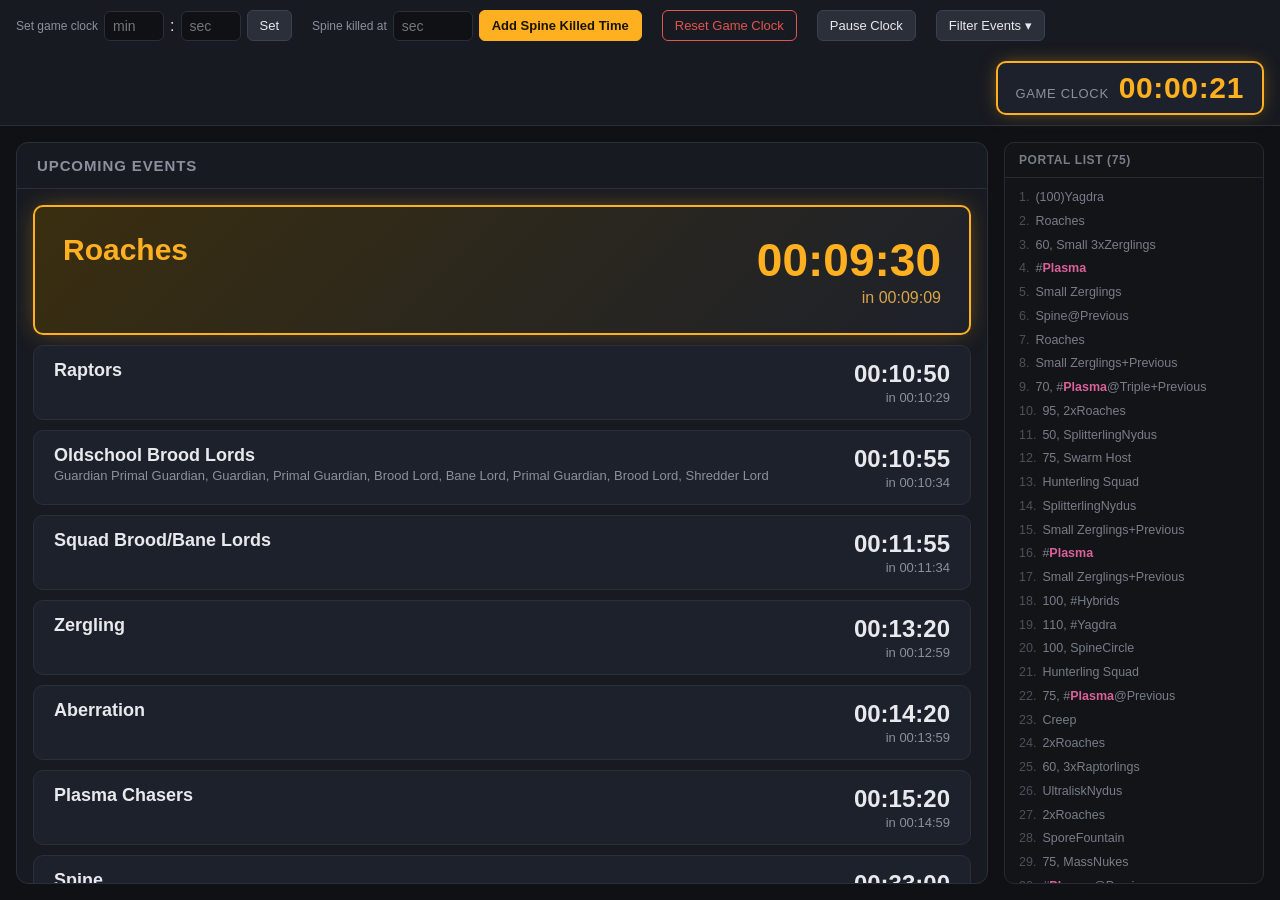
<file: index.html>
<!doctype html>
<html lang="en">
<head>
<meta charset="UTF-8">
<meta name="author" content="wreckingball">
<meta name="version" content="1.0.0">
<title>CP2 Events</title>
<style>
  :root {
    color-scheme: dark;
    --bg: #0f1115;
    --panel: #171a21;
    --panel-border: #2a2f3a;
    --text: #e8e9ed;
    --text-dim: #8b909c;
    --accent: #ffb020;
    --accent-dim: #7a5a17;
    --danger: #e0554f;
  }
  * { box-sizing: border-box; }
  html, body {
    margin: 0;
    padding: 0;
    background: var(--bg);
    color: var(--text);
    font-family: -apple-system, BlinkMacSystemFont, "Segoe UI", Roboto, Arial, sans-serif;
    height: 100%;
  }
  body {
    display: flex;
    flex-direction: column;
    height: 100vh;
    overflow: hidden;
  }

  /* ~~~~~ Controls bar ~~~~~ */
  #controls {
    flex: 0 0 auto;
    display: flex;
    flex-wrap: wrap;
    align-items: center;
    gap: 20px;
    padding: 10px 16px;
    background: var(--panel);
    border-bottom: 1px solid var(--panel-border);
  }
  #controls .group {
    display: flex;
    align-items: center;
    gap: 6px;
  }
  #controls label {
    font-size: 12px;
    color: var(--text-dim);
  }
  #controls input[type="number"] {
    width: 80px;
    background: #0f1115;
    border: 1px solid var(--panel-border);
    color: var(--text);
    border-radius: 6px;
    padding: 6px 8px;
    font-size: 14px;
  }
  button {
    background: #2a2f3a;
    color: var(--text);
    border: 1px solid #3a4150;
    border-radius: 6px;
    padding: 7px 12px;
    font-size: 13px;
    cursor: pointer;
  }
  button:hover { background: #343b48; }
  button.primary {
    background: var(--accent);
    color: #1a1300;
    border-color: var(--accent);
    font-weight: 600;
  }
  button.primary:hover { background: #ffc04d; }
  button.danger {
    background: transparent;
    color: var(--danger);
    border-color: var(--danger);
  }
  /* ~~~~~ Filter dropdown ~~~~~ */
  #filterWrap {
    position: relative;
  }
  #filterMenu {
    display: none;
    flex-direction: column;
    gap: 2px;
    position: absolute;
    top: calc(100% + 6px);
    left: 0;
    min-width: 220px;
    max-height: 320px;
    overflow-y: auto;
    background: #1d212b;
    border: 1px solid var(--panel-border);
    border-radius: 8px;
    padding: 8px;
    box-shadow: 0 12px 28px -6px rgba(0,0,0,.5);
    z-index: 30;
  }
  #filterMenu.open { display: flex; }
  #filterMenu .filter-actions {
    display: flex;
    gap: 6px;
    padding-bottom: 6px;
    margin-bottom: 4px;
    border-bottom: 1px solid var(--panel-border);
  }
  #filterMenu .filter-actions button {
    flex: 1 1 auto;
    padding: 4px 6px;
    font-size: 11px;
  }
  #filterMenu label {
    display: flex;
    align-items: center;
    gap: 8px;
    font-size: 13px;
    color: var(--text);
    padding: 4px 6px;
    border-radius: 5px;
    cursor: pointer;
  }
  #filterMenu label:hover { background: #262b36; }

  #gameClock {
    margin-left: auto;
    display: flex;
    align-items: baseline;
    gap: 10px;
    font-variant-numeric: tabular-nums;
    font-size: 13px;
    letter-spacing: 0.05em;
    text-transform: uppercase;
    color: var(--text-dim);
    background: #1d212b;
    border: 2px solid var(--accent);
    border-radius: 10px;
    padding: 8px 18px;
    box-shadow: 0 0 18px -4px rgba(255, 176, 32, 0.5);
  }
  #gameClock b {
    color: var(--accent);
    font-size: 30px;
    font-weight: 700;
  }

  /* ~~~~~ Main Layout ~~~~~ */
  #main {
    flex: 1 1 auto;
    display: flex;
    min-height: 0;
    padding: 16px;
    gap: 16px;
  }

  /* ~~~~~ Events List ~~~~~ */
  #eventPanel {
    flex: 1 1 auto;
    display: flex;
    flex-direction: column;
    min-width: 0;
    background: var(--panel);
    border: 1px solid var(--panel-border);
    border-radius: 12px;
    overflow: hidden;
  }
  #eventPanel h2 {
    margin: 0;
    padding: 14px 20px;
    font-size: 15px;
    letter-spacing: 0.06em;
    text-transform: uppercase;
    color: var(--text-dim);
    border-bottom: 1px solid var(--panel-border);
    flex: 0 0 auto;
  }
  #eventList {
    flex: 1 1 auto;
    overflow-y: auto;
    padding: 16px;
    display: flex;
    flex-direction: column;
    gap: 10px;
  }
  .event-row {
    display: flex;
    align-items: flex-start;
    justify-content: space-between;
    padding: 14px 20px;
    border-radius: 10px;
    background: #1d212b;
    border: 1px solid var(--panel-border);
  }
  .event-row .left {
    min-width: 0;
  }
  .event-row .name {
    font-size: 18px;
    font-weight: 600;
  }
  .event-row .id {
    display: block;
    font-size: 11px;
    color: var(--text-dim);
    font-weight: 400;
    margin-top: 2px;
  }
  .event-row .desc {
    font-size: 13px;
    font-weight: 400;
    color: var(--text-dim);
    margin-top: 2px;
  }
  .event-row .timer {
    text-align: right;
    font-variant-numeric: tabular-nums;
  }
  .event-row .timer .gametime {
    display: block;
    font-size: 24px;
    font-weight: 700;
    color: var(--text);
  }
  .event-row .timer .countdown {
    display: block;
    font-size: 13px;
    font-weight: 400;
    color: var(--text-dim);
    margin-top: 2px;
  }

  /* ~~~~~ Next Event ~~~~~ */
  .event-row.next {
    background: linear-gradient(135deg, #3a2e0f, #1d212b);
    border: 2px solid var(--accent);
    padding: 26px 28px;
    box-shadow: 0 0 24px -4px rgba(255, 176, 32, 0.4);
  }
  .event-row.next .name {
    font-size: 30px;
    color: var(--accent);
  }
  .event-row.next .timer .gametime {
    font-size: 46px;
    color: var(--accent);
  }
  .event-row.next .timer .countdown {
    font-size: 16px;
    color: #d9a54a;
  }

  /* ~~~~~ Portal List ~~~~~ */
  #portalPanel {
    flex: 0 0 260px;
    display: flex;
    flex-direction: column;
    min-width: 0;
    background: #131519;
    border: 1px solid var(--panel-border);
    border-radius: 10px;
    overflow: hidden;
    opacity: 0.85;
  }
  #portalPanel h3 {
    margin: 0;
    padding: 10px 14px;
    font-size: 12px;
    letter-spacing: 0.05em;
    text-transform: uppercase;
    color: var(--text-dim);
    border-bottom: 1px solid var(--panel-border);
    flex: 0 0 auto;
  }
  #staticList {
    flex: 1 1 auto;
    overflow-y: auto;
    padding: 8px 14px;
    font-size: 12.5px;
    color: var(--text-dim);
    line-height: 1.9;
  }
  #staticList div { white-space: nowrap; overflow: hidden; text-overflow: ellipsis; }
  #staticList .idx { color: #565c68; margin-right: 6px; }
  .plasma-highlight { color: #ff6fb3; font-weight: 700; }

  ::-webkit-scrollbar { width: 10px; }
  ::-webkit-scrollbar-track { background: transparent; }
  ::-webkit-scrollbar-thumb { background: #333a47; border-radius: 6px; }
</style>
</head>
<body>

<div id="controls">
  <div class="group">
    <label>Set game clock</label>
    <input type="number" id="ffMin" placeholder="min" style="width:60px;">
    <span>:</span>
    <input type="number" id="ffSec" placeholder="sec" style="width:60px;">
    <button id="ffBtn">Set</button>
  </div>

  <div class="group">
    <label>Spine killed at</label>
    <input type="number" id="ultraInput" placeholder="sec">
    <button id="ultraBtn" class="primary">Add Spine Killed Time</button>
  </div>

  <button id="resetBtn" class="danger">Reset Game Clock</button>
  <button id="pauseBtn">Pause Clock</button>

  <div id="filterWrap">
    <button id="filterBtn">Filter Events &#9662;</button>
    <div id="filterMenu">
      <div class="filter-actions">
        <button id="filterAllBtn">All</button>
        <button id="filterNoneBtn">None</button>
      </div>
    </div>
  </div>

  <div id="gameClock">Game clock <b id="gameClockVal">00:00:00</b></div>
</div>

<div id="main">
  <div id="eventPanel">
    <h2>Upcoming Events</h2>
    <div id="eventList"></div>
  </div>

  <div id="portalPanel">
    <h3>Portal List (75)</h3>
    <div id="staticList"></div>
  </div>
</div>

<script>
  // 1 in-game second equivalent to .70 real seconds
  const GAME_SEC_PER_REAL_SEC = 1 / 0.70;

  // game clock starts at 20 seconds as the game starts at that time. Delay is fix event time fire
  const PERIODIC_EVENTS = [
    { id: "PeriodicSquadRaptors",              name: "Raptors",              period: 630,  delay: 20,   desc: ""},
    { id: "S1PeriodicPlasmaChaserssoftenrage", name: "Plasma Chasers",       period: 900,  delay: 20,   desc: ""},
    { id: "DropSpinePeriodicd",                name: "Spine",                period: 1980, delay: 0,    desc: ""},
    { id: "DropZerglingsPeriodic",             name: "Zergling",             period: 780,  delay: 20,   desc: ""},
    { id: "DropAberrationPeriodic",            name: "Aberration",           period: 840,  delay: 20,   desc: ""},
    { id: "DropRoachesPeriodic",               name: "Roaches",              period: 550,  delay: 20,   desc: ""},
    { id: "PeriodicSquadHiveGuardians",        name: "Hive Guardians",       period: 2900, delay: 20,   desc: ""},
    { id: "PeriodicSquadBroodLords",           name: "Squad Brood/Bane Lords",          period: 695,  delay: 20,   desc: ""},
    { id: "OldschoolPeriodicBroodlords",       name: "Oldschool Brood Lords",period: 635,  delay: 20,   desc: "Guardian Primal Guardian, Guardian, Primal Guardian, Brood Lord, Bane Lord, Primal Guardian, Brood Lord, Shredder Lord"},
    ];

  const ULTRA_ID = "DropUltraPeriodic";
  const ULTRA_PERIOD = 840;

  const INITIAL_GAME_CLOCK = 20;

  // Portal List
  const PORTAL_EVENTS = [
    { id: 1,  name: "(100)Yagdra" },
    { id: 2,  name: "Roaches" },
    { id: 3,  name: "60, Small 3xZerglings" },
    { id: 4,  name: "#Plasma" },
    { id: 5,  name: "Small Zerglings" },
    { id: 6,  name: "Spine@Previous" },
    { id: 7,  name: "Roaches" },
    { id: 8,  name: "Small Zerglings+Previous" },
    { id: 9,  name: "70, #Plasma@Triple+Previous" },
    { id: 10, name: "95, 2xRoaches" },
    { id: 11, name: "50, SplitterlingNydus" },
    { id: 12, name: "75, Swarm Host" },
    { id: 13, name: "Hunterling Squad" },
    { id: 14, name: "SplitterlingNydus" },
    { id: 15, name: "Small Zerglings+Previous" },
    { id: 16, name: "#Plasma" },
    { id: 17, name: "Small Zerglings+Previous" },
    { id: 18, name: "100, #Hybrids" },
    { id: 19, name: "110, #Yagdra" },
    { id: 20, name: "100, SpineCircle" },
    { id: 21, name: "Hunterling Squad" },
    { id: 22, name: "75, #Plasma@Previous" },
    { id: 23, name: "Creep" },
    { id: 24, name: "2xRoaches" },
    { id: 25, name: "60, 3xRaptorlings" },
    { id: 26, name: "UltraliskNydus" },
    { id: 27, name: "2xRoaches" },
    { id: 28, name: "SporeFountain" },
    { id: 29, name: "75, MassNukes" },
    { id: 30, name: "#Plasma@Previous" },
    { id: 31, name: "Swarm Host" },
    { id: 32, name: "Hunterling Squad" },
    { id: 33, name: "SpawningPool" },
    { id: 34, name: "3xRaptorlings" },
    { id: 35, name: "100, #Hybrids" },
    { id: 36, name: "SporeFountain" },
    { id: 37, name: "#Plasma" },
    { id: 38, name: "SplitterlingNydus" },
    { id: 39, name: "75, #Plasma@Previous" },
    { id: 40, name: "90, Yagdra" },
    { id: 41, name: "2xRoaches" },
    { id: 42, name: "50, Brimstone" },
    { id: 43, name: "120, MassNukes" },
    { id: 44, name: "UltraliskNydus" },
    { id: 45, name: "#Hybrids" },
    { id: 46, name: "SpineCircle" },
    { id: 47, name: "SporeFountain" },
    { id: 48, name: "3xRaptorlings" },
    { id: 49, name: "UltraliskNydus" },
    { id: 50, name: "Swarm Host" },
    { id: 51, name: "200, SpineCircle" },
    { id: 52, name: "3xRaptorlings" },
    { id: 53, name: "UltraliskNydus" },
    { id: 54, name: "Yagdra" },
    { id: 55, name: "200, SpineCircle" },
    { id: 56, name: "#Hybrids" },
    { id: 57, name: "Swarm Host" },
    { id: 58, name: "SpawningPool" },
    { id: 59, name: "#Plasma@Previous" },
    { id: 60, name: "200, SpineCircle" },
    { id: 61, name: "3xRaptorlings" },
    { id: 62, name: "#Plasma@Previous" },
    { id: 63, name: "SpawningPool" },
    { id: 64, name: "#Hybrids" },
    { id: 65, name: "#Plasma@Previous" },
    { id: 66, name: "SporeFountain" },
    { id: 67, name: "#Plasma@Previous" },
    { id: 68, name: "Swarm Host" },
    { id: 69, name: "SplitterlingNydus" },
    { id: 70, name: "[P200], SpineCircle" },
    { id: 71, name: "[P120], MassNukes" },
    { id: 72, name: "#Hybrids" },
    { id: 73, name: "UltraliskNydus" },
    { id: 74, name: "Yagdra" },
    { id: 75, name: "[P200], SpineCircle" },
  ];

  let gameStartReal = Date.now();
  let manualOffset = INITIAL_GAME_CLOCK;
  let ultra = null;
  let isPaused = false;
  let pausedElapsed = 0;

  const HIDDEN_IDS_KEY = "cp2timer_hiddenEventIds";
  let hiddenIds = new Set(JSON.parse(localStorage.getItem(HIDDEN_IDS_KEY) || "[]"));

  function saveHiddenIds() {
    localStorage.setItem(HIDDEN_IDS_KEY, JSON.stringify([...hiddenIds]));
  }

  function getGameElapsed() {
    if (isPaused) return pausedElapsed;
    const realElapsedSec = (Date.now() - gameStartReal) / 1000;
    return realElapsedSec * GAME_SEC_PER_REAL_SEC + manualOffset;
  }

  function nextOccurrence(delay, period, elapsed) {
    let n = Math.floor((elapsed - delay) / period) + 1;
    if (n < 1) n = 1;
    return delay + n * period;
  }

  function fmtHMS(totalSeconds) {
    const s = Math.max(0, Math.round(totalSeconds));
    const h = Math.floor(s / 3600);
    const m = Math.floor((s % 3600) / 60);
    const sec = s % 60;
    const pad = (n) => String(n).padStart(2, "0");
    return `${pad(h)}:${pad(m)}:${pad(sec)}`;
  }

  function render() {
    const elapsed = getGameElapsed();

    document.getElementById("gameClockVal").textContent = fmtHMS(elapsed);

    const rows = PERIODIC_EVENTS.map(ev => {
      const nextGameTime = nextOccurrence(ev.delay, ev.period, elapsed);
      const gameSecRemaining = nextGameTime - elapsed;
      return { id: ev.id, name: ev.name, desc: ev.desc, nextGameTime, gameSecRemaining, ultra: false };
    });

    if (ultra) {
      const nextGameTime = nextOccurrence(ultra.delay, ULTRA_PERIOD, elapsed);
      const gameSecRemaining = nextGameTime - elapsed;
      rows.push({ id: ULTRA_ID, name: "Ultra", desc: "", nextGameTime, gameSecRemaining, ultra: true });
    }

    const visibleRows = rows.filter(r => !hiddenIds.has(r.id));
    visibleRows.sort((a, b) => a.gameSecRemaining - b.gameSecRemaining);

    const listEl = document.getElementById("eventList");
    listEl.innerHTML = visibleRows.map((r, i) => `
      <div class="event-row ${i === 0 ? "next" : ""} ${r.ultra ? "ultra" : ""}">
        <div class="left">
          <div class="name">${r.name}</div>
          <div class="desc">${r.desc}</div>
        </div>
        <div class="timer">
          <span class="gametime">${fmtHMS(r.nextGameTime)}</span>
          <span class="countdown">in ${fmtHMS(r.gameSecRemaining)}</span>
        </div>
      </div>
    `).join("");
  }

  function escapeHtml(str) {
    return str.replace(/[&<>"']/g, ch => ({
      "&": "&amp;", "<": "&lt;", ">": "&gt;", '"': "&quot;", "'": "&#39;"
    }[ch]));
  }

  function highlightPlasma(str) {
    return str.replace(/plasma/gi, match => `<span class="plasma-highlight">${match}</span>`);
  }

  function renderStatic() {
    const el = document.getElementById("staticList");
    if (PORTAL_EVENTS.length === 0) {
      el.innerHTML = `<div style="opacity:.6">(no data loaded yet)</div>`;
      return;
    }
    el.innerHTML = PORTAL_EVENTS.map(e =>
      `<div><span class="idx">${e.id}.</span>${highlightPlasma(escapeHtml(e.name))}</div>`
    ).join("");
  }

  document.getElementById("ffBtn").addEventListener("click", () => {
    const minInput = document.getElementById("ffMin");
    const secInput = document.getElementById("ffSec");
    const min = parseFloat(minInput.value) || 0;
    const sec = parseFloat(secInput.value) || 0;
    const val = min * 60 + sec;
    if (val >= 0) {
      if (isPaused) {
        pausedElapsed = val;
      } else {
        const currentElapsed = getGameElapsed();
        manualOffset += val - currentElapsed;
      }
      minInput.value = "";
      secInput.value = "";
      render();
    }
  });

  document.getElementById("pauseBtn").addEventListener("click", () => {
    const btn = document.getElementById("pauseBtn");
    if (isPaused) {
      gameStartReal = Date.now();
      manualOffset = pausedElapsed;
      isPaused = false;
      btn.textContent = "Pause Clock";
    } else {
      pausedElapsed = getGameElapsed();
      isPaused = true;
      btn.textContent = "Resume Clock";
    }
    render();
  });

  document.getElementById("ultraBtn").addEventListener("click", () => {
    const input = document.getElementById("ultraInput");
    const val = parseFloat(input.value);
    if (!isNaN(val) && val >= 0) {
      ultra = { delay: val };
      render();
    }
  });

  function onEnterClick(inputId, buttonId) {
    document.getElementById(inputId).addEventListener("keydown", (e) => {
      if (e.key === "Enter") document.getElementById(buttonId).click();
    });
  }
  onEnterClick("ffMin", "ffBtn");
  onEnterClick("ffSec", "ffBtn");
  onEnterClick("ultraInput", "ultraBtn");

  document.getElementById("resetBtn").addEventListener("click", () => {
    if (!confirm("Sure to reset game clock?")) return;
    gameStartReal = Date.now();
    manualOffset = INITIAL_GAME_CLOCK;
    ultra = null;
    isPaused = false;
    pausedElapsed = 0;
    document.getElementById("pauseBtn").textContent = "Pause Clock";
    document.getElementById("ultraInput").value = "";
    document.getElementById("ffMin").value = "";
    document.getElementById("ffSec").value = "20";
    render();
  });

  function updateFilterBadge() {
    const btn = document.getElementById("filterBtn");
    btn.textContent = hiddenIds.size > 0
      ? `Filter Events (${hiddenIds.size} hidden) ▾`
      : "Filter Events ▾";
  }

  function buildFilterMenu() {
    const menu = document.getElementById("filterMenu");
    const items = PERIODIC_EVENTS.map(ev => ({ id: ev.id, name: ev.name }));
    items.push({ id: ULTRA_ID, name: "Ultra" });

    items.forEach(item => {
      const label = document.createElement("label");
      const checkbox = document.createElement("input");
      checkbox.type = "checkbox";
      checkbox.checked = !hiddenIds.has(item.id);
      checkbox.addEventListener("change", () => {
        if (checkbox.checked) hiddenIds.delete(item.id);
        else hiddenIds.add(item.id);
        saveHiddenIds();
        updateFilterBadge();
        render();
      });
      label.appendChild(checkbox);
      label.append(item.name);
      menu.appendChild(label);
    });
  }

  document.getElementById("filterBtn").addEventListener("click", (e) => {
    e.stopPropagation();
    document.getElementById("filterMenu").classList.toggle("open");
  });
  document.addEventListener("click", (e) => {
    if (!document.getElementById("filterWrap").contains(e.target)) {
      document.getElementById("filterMenu").classList.remove("open");
    }
  });

  document.getElementById("filterAllBtn").addEventListener("click", () => {
    hiddenIds.clear();
    document.querySelectorAll("#filterMenu input[type=checkbox]").forEach(cb => cb.checked = true);
    saveHiddenIds();
    updateFilterBadge();
    render();
  });
  document.getElementById("filterNoneBtn").addEventListener("click", () => {
    const items = PERIODIC_EVENTS.map(ev => ev.id).concat([ULTRA_ID]);
    items.forEach(id => hiddenIds.add(id));
    document.querySelectorAll("#filterMenu input[type=checkbox]").forEach(cb => cb.checked = false);
    saveHiddenIds();
    updateFilterBadge();
    render();
  });

  buildFilterMenu();
  updateFilterBadge();
  renderStatic();
  render();
  setInterval(render, 250);
</script>

</body>
</html>
</file>
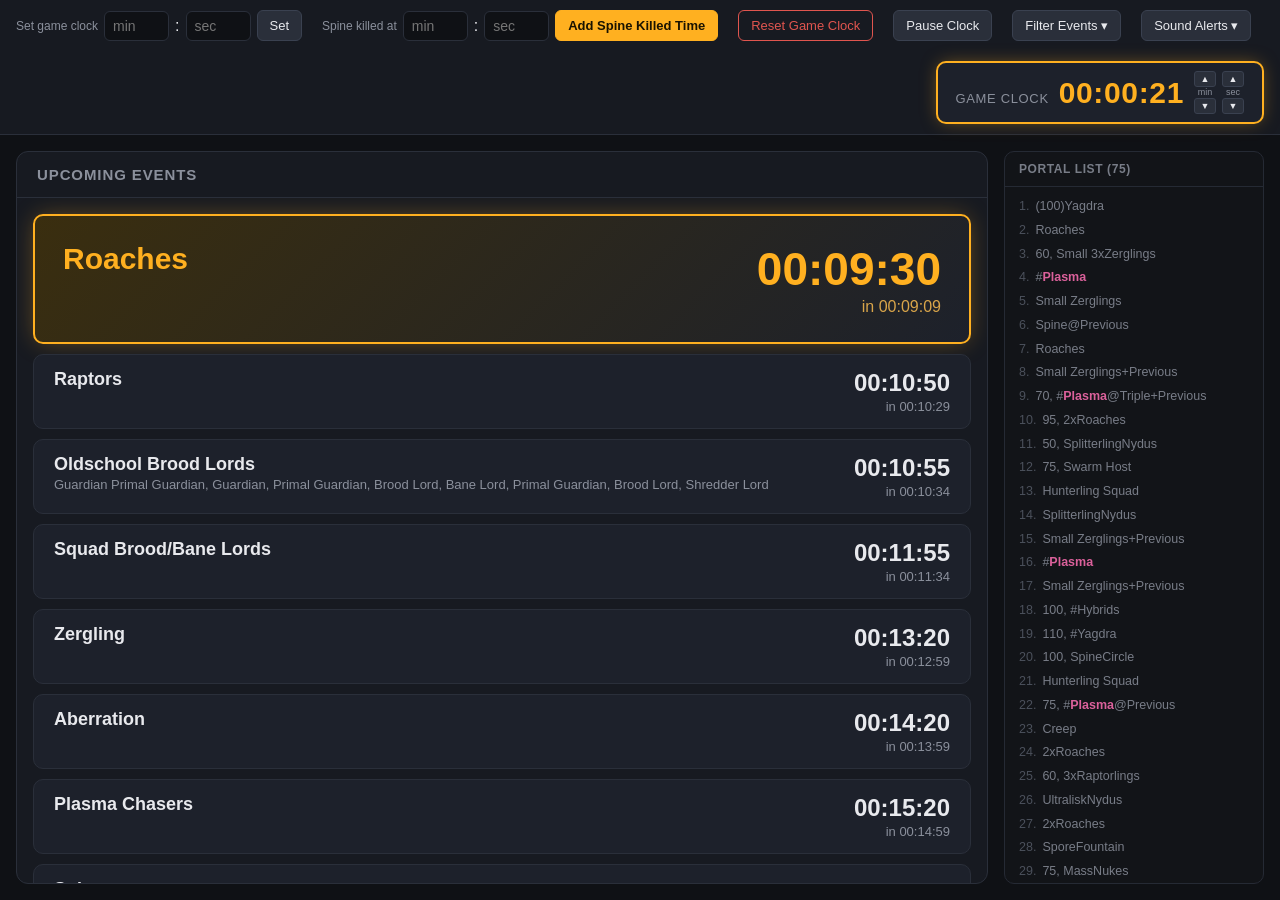
<file: cp2eventtracker.html>
<!doctype html>
<html lang="en">
  <head>
    <meta charset="UTF-8" />
    <meta name="author" content="wreckingball" />
    <meta name="version" content="1.0.0" />
    <title>CP2 Events</title>
    <link rel="stylesheet" href="style.css" />
    <script src="script.js" defer></script>
  </head>
  <body>
    <div id="controls">
      <div class="group">
        <label>Set game clock</label>
        <input type="number" id="ffMin" placeholder="min" />
        <span>:</span>
        <input type="number" id="ffSec" placeholder="sec" />
        <button id="ffBtn">Set</button>
      </div>

      <div class="group">
        <label>Spine killed at</label>
        <input type="number" id="ultraInputMin" placeholder="min" />
        <span>:</span>
        <input type="number" id="ultraInputSec" placeholder="sec" />
        <button id="ultraBtn" class="primary">Add Spine Killed Time</button>
      </div>

      <button id="resetBtn" class="danger">Reset Game Clock</button>
      <button id="pauseBtn">Pause Clock</button>

      <div id="filterWrap">
        <button id="filterBtn">Filter Events &#9662;</button>
        <div id="filterMenu">
          <div class="filter-actions">
            <button id="filterAllBtn">All</button>
            <button id="filterNoneBtn">None</button>
          </div>
        </div>
      </div>

      <div id="soundWrap">
        <button id="soundBtn">Sound Alerts &#9662;</button>
        <div id="soundMenu"></div>
      </div>

      <div id="gameClock">
        <div class="clock-main">
          Game clock <b id="gameClockVal">00:00:00</b>
        </div>
        <div class="stepper">
          <div class="step-group">
            <button class="step-btn" id="clockMinUp">&#9650;</button>
            <span>min</span>
            <button class="step-btn" id="clockMinDown">&#9660;</button>
          </div>
          <div class="step-group">
            <button class="step-btn" id="clockSecUp">&#9650;</button>
            <span>sec</span>
            <button class="step-btn" id="clockSecDown">&#9660;</button>
          </div>
        </div>
      </div>
    </div>

    <div id="main">
      <div id="eventPanel">
        <h2>Upcoming Events</h2>
        <div id="eventList"></div>
      </div>

      <div id="portalPanel">
        <h3>Portal List (75)</h3>
        <div id="staticList"></div>
      </div>
    </div>
  </body>
</html>
</file>
<file: style.css>
:root {
    color-scheme: dark;
    --bg: #0f1115;
    --panel: #171a21;
    --panel-border: #2a2f3a;
    --text: #e8e9ed;
    --text-dim: #8b909c;
    --accent: #ffb020;
    --accent-dim: #7a5a17;
    --danger: #e0554f;
}

* {
    box-sizing: border-box;
}

html,
body {
    margin: 0;
    padding: 0;
    background: var(--bg);
    color: var(--text);
    font-family: -apple-system, BlinkMacSystemFont, "Segoe UI", Roboto, Arial, sans-serif;
    height: 100%;
}

body {
    display: flex;
    flex-direction: column;
    height: 100vh;
    overflow: hidden;
}

/* ~~~~~ Controls bar ~~~~~ */
#controls {
    flex: 0 0 auto;
    display: flex;
    flex-wrap: wrap;
    align-items: center;
    gap: 20px;
    padding: 10px 16px;
    background: var(--panel);
    border-bottom: 1px solid var(--panel-border);
}

#controls .group {
    display: flex;
    align-items: center;
    gap: 6px;
}

#controls label {
    font-size: 12px;
    color: var(--text-dim);
}

#controls input[type="number"] {
    width: 65px;
    background: #0f1115;
    border: 1px solid var(--panel-border);
    color: var(--text);
    border-radius: 6px;
    padding: 6px 8px;
    font-size: 14px;
}

button {
    background: #2a2f3a;
    color: var(--text);
    border: 1px solid #3a4150;
    border-radius: 6px;
    padding: 7px 12px;
    font-size: 13px;
    cursor: pointer;
}

button:hover {
    background: #343b48;
}

button.primary {
    background: var(--accent);
    color: #1a1300;
    border-color: var(--accent);
    font-weight: 600;
}

button.primary:hover {
    background: #ffc04d;
}

button.danger {
    background: transparent;
    color: var(--danger);
    border-color: var(--danger);
}

/* ~~~~~ Filter dropdown ~~~~~ */
#filterWrap {
    position: relative;
}

#filterMenu {
    display: none;
    flex-direction: column;
    gap: 2px;
    position: absolute;
    top: calc(100% + 6px);
    left: 0;
    min-width: 220px;
    max-height: 320px;
    overflow-y: auto;
    background: #1d212b;
    border: 1px solid var(--panel-border);
    border-radius: 8px;
    padding: 8px;
    box-shadow: 0 12px 28px -6px rgba(0, 0, 0, .5);
    z-index: 30;
}

#filterMenu.open {
    display: flex;
}

#filterMenu .filter-actions {
    display: flex;
    gap: 6px;
    padding-bottom: 6px;
    margin-bottom: 4px;
    border-bottom: 1px solid var(--panel-border);
}

#filterMenu .filter-actions button {
    flex: 1 1 auto;
    padding: 4px 6px;
    font-size: 11px;
}

#filterMenu label {
    display: flex;
    align-items: center;
    gap: 8px;
    font-size: 13px;
    color: var(--text);
    padding: 4px 6px;
    border-radius: 5px;
    cursor: pointer;
}

#filterMenu label:hover {
    background: #262b36;
}

/* ~~~~~ Sound dropdown ~~~~~ */
#soundWrap {
    position: relative;
}

#soundMenu {
    display: none;
    flex-direction: column;
    gap: 2px;
    position: absolute;
    top: calc(100% + 6px);
    left: 0;
    min-width: 380px;
    max-height: 380px;
    overflow-y: auto;
    background: #1d212b;
    border: 1px solid var(--panel-border);
    border-radius: 8px;
    padding: 8px;
    box-shadow: 0 12px 28px -6px rgba(0, 0, 0, .5);
    z-index: 30;
}

#soundMenu.open {
    display: flex;
}

#soundMenu .preview-row,
#soundMenu .sound-actions {
    display: flex;
    flex-wrap: wrap;
    gap: 6px;
    padding-bottom: 8px;
    margin-bottom: 6px;
    border-bottom: 1px solid var(--panel-border);
}

#soundMenu .preview-row button,
#soundMenu .sound-actions button {
    flex: 1 1 auto;
    padding: 5px 6px;
    font-size: 11px;
}

.sound-row {
    display: flex;
    align-items: center;
    gap: 6px;
    font-size: 12.5px;
    padding: 4px 6px;
    border-radius: 5px;
}

.sound-row:hover {
    background: #262b36;
}

.sound-row .ev-name {
    flex: 1 1 auto;
    min-width: 0;
    overflow: hidden;
    text-overflow: ellipsis;
    white-space: nowrap;
}

.sound-row select {
    background: #0f1115;
    border: 1px solid var(--panel-border);
    color: var(--text);
    border-radius: 5px;
    padding: 3px 4px;
    font-size: 11px;
}

.sound-row .preview-btn {
    padding: 3px 7px;
    font-size: 11px;
}

#gameClock {
    margin-left: auto;
    display: flex;
    align-items: center;
    gap: 10px;
    font-variant-numeric: tabular-nums;
    font-size: 13px;
    letter-spacing: 0.05em;
    text-transform: uppercase;
    color: var(--text-dim);
    background: #1d212b;
    border: 2px solid var(--accent);
    border-radius: 10px;
    padding: 8px 18px;
    box-shadow: 0 0 18px -4px rgba(255, 176, 32, 0.5);
}

#gameClock b {
    color: var(--accent);
    font-size: 30px;
    font-weight: 700;
}

#gameClock .clock-main {
    display: flex;
    align-items: baseline;
    gap: 10px;
}

#gameClock .stepper {
    display: flex;
    gap: 6px;
}

#gameClock .step-group {
    display: flex;
    flex-direction: column;
    align-items: center;
    gap: 1px;
}

#gameClock .step-group span {
    font-size: 9px;
    letter-spacing: normal;
    text-transform: none;
    color: var(--text-dim);
    line-height: 1;
}

#gameClock .step-btn {
    width: 22px;
    height: 16px;
    padding: 0;
    font-size: 9px;
    line-height: 1;
    background: #2a2f3a;
    border: 1px solid #3a4150;
    border-radius: 3px;
    color: var(--text);
    cursor: pointer;
}

#gameClock .step-btn:hover {
    background: #343b48;
}

/* ~~~~~ Main Layout ~~~~~ */
#main {
    flex: 1 1 auto;
    display: flex;
    min-height: 0;
    padding: 16px;
    gap: 16px;
}

/* ~~~~~ Events List ~~~~~ */
#eventPanel {
    flex: 1 1 auto;
    display: flex;
    flex-direction: column;
    min-width: 0;
    background: var(--panel);
    border: 1px solid var(--panel-border);
    border-radius: 12px;
    overflow: hidden;
}

#eventPanel h2 {
    margin: 0;
    padding: 14px 20px;
    font-size: 15px;
    letter-spacing: 0.06em;
    text-transform: uppercase;
    color: var(--text-dim);
    border-bottom: 1px solid var(--panel-border);
    flex: 0 0 auto;
}

#eventList {
    flex: 1 1 auto;
    overflow-y: auto;
    padding: 16px;
    display: flex;
    flex-direction: column;
    gap: 10px;
}

.event-row {
    display: flex;
    align-items: flex-start;
    justify-content: space-between;
    padding: 14px 20px;
    border-radius: 10px;
    background: #1d212b;
    border: 1px solid var(--panel-border);
}

.event-row .left {
    min-width: 0;
}

.event-row .name {
    font-size: 18px;
    font-weight: 600;
}

.event-row .id {
    display: block;
    font-size: 11px;
    color: var(--text-dim);
    font-weight: 400;
    margin-top: 2px;
}

.event-row .desc {
    font-size: 13px;
    font-weight: 400;
    color: var(--text-dim);
    margin-top: 2px;
}

.event-row .timer {
    text-align: right;
    font-variant-numeric: tabular-nums;
}

.event-row .timer .gametime {
    display: block;
    font-size: 24px;
    font-weight: 700;
    color: var(--text);
}

.event-row .timer .countdown {
    display: block;
    font-size: 13px;
    font-weight: 400;
    color: var(--text-dim);
    margin-top: 2px;
}

/* ~~~~~ Next Event ~~~~~ */
.event-row.next {
    background: linear-gradient(135deg, #3a2e0f, #1d212b);
    border: 2px solid var(--accent);
    padding: 26px 28px;
    box-shadow: 0 0 24px -4px rgba(255, 176, 32, 0.4);
    color: var(--accent);
}

.event-row.next.imminent {
    animation: next-event-flash 2.8s ease-in-out infinite;
}

@keyframes next-event-flash {

    0%,
    100% {
        box-shadow: 0 0 24px -4px rgba(255, 176, 32, 0.4);
        border-color: var(--accent);
        color: var(--accent);
    }

    50% {
        box-shadow: 0 0 46px 8px rgba(255, 214, 133, 0.95);
        border-color: #fff3d6;
        color: #fff3d6;
    }
}

.event-row.next .name {
    font-size: 30px;
    color: inherit;
}

.event-row.next .timer .gametime {
    font-size: 46px;
    color: inherit;
}

.event-row.next .timer .countdown {
    font-size: 16px;
    color: #d9a54a;
}

/* ~~~~~ Portal List ~~~~~ */
#portalPanel {
    flex: 0 0 260px;
    display: flex;
    flex-direction: column;
    min-width: 0;
    background: #131519;
    border: 1px solid var(--panel-border);
    border-radius: 10px;
    overflow: hidden;
    opacity: 0.85;
}

#portalPanel h3 {
    margin: 0;
    padding: 10px 14px;
    font-size: 12px;
    letter-spacing: 0.05em;
    text-transform: uppercase;
    color: var(--text-dim);
    border-bottom: 1px solid var(--panel-border);
    flex: 0 0 auto;
}

#staticList {
    flex: 1 1 auto;
    overflow-y: auto;
    padding: 8px 14px;
    font-size: 12.5px;
    color: var(--text-dim);
    line-height: 1.9;
}

#staticList div {
    white-space: nowrap;
    overflow: hidden;
    text-overflow: ellipsis;
}

#staticList .idx {
    color: #565c68;
    margin-right: 6px;
}

.plasma-highlight {
    color: #ff6fb3;
    font-weight: 700;
}

::-webkit-scrollbar {
    width: 10px;
}

::-webkit-scrollbar-track {
    background: transparent;
}

::-webkit-scrollbar-thumb {
    background: #333a47;
    border-radius: 6px;
}
</file>
